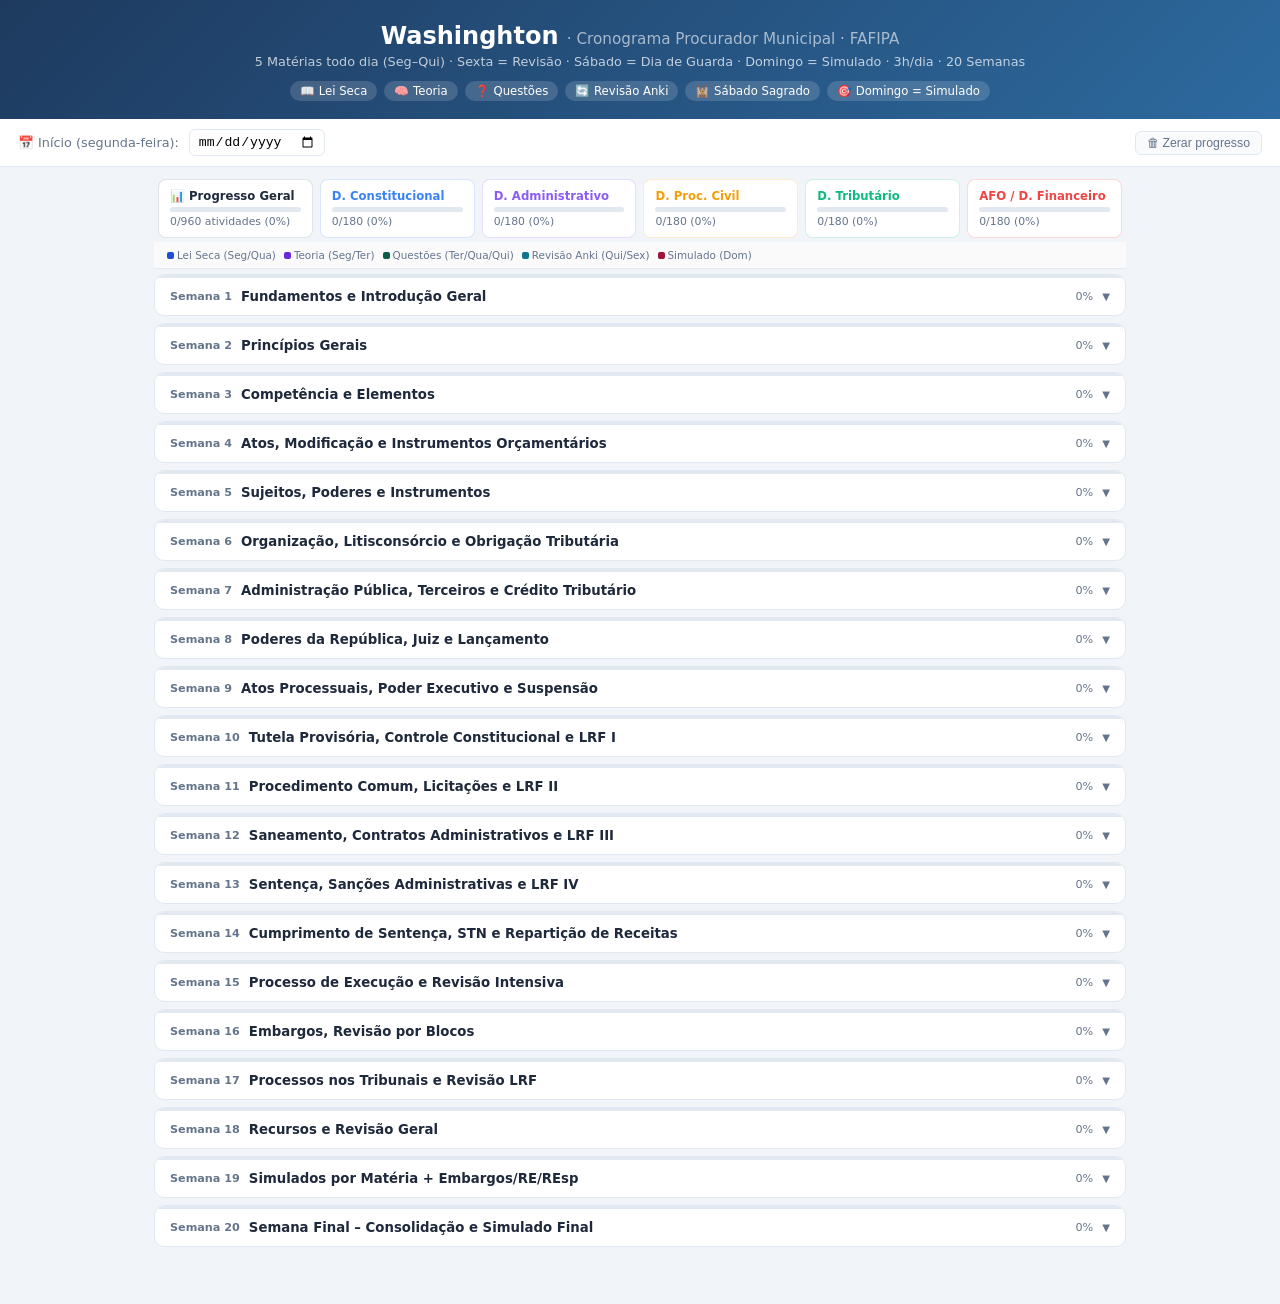
<file: index.html>
<!DOCTYPE html>
<html lang="pt-BR">
<head>
<meta charset="UTF-8">
<meta name="viewport" content="width=device-width, initial-scale=1.0">
<title>Cronograma Procurador – Washinghton</title>
<style>
:root {
  --const:#3B82F6; --const-bg:#EFF6FF; --const-bd:#BFDBFE;
  --admin:#8B5CF6; --admin-bg:#F5F3FF; --admin-bd:#DDD6FE;
  --proc:#F59E0B;  --proc-bg:#FFFBEB;  --proc-bd:#FDE68A;
  --trib:#10B981;  --trib-bg:#ECFDF5;  --trib-bd:#A7F3D0;
  --afo:#EF4444;   --afo-bg:#FEF2F2;   --afo-bd:#FECACA;
  --bg:#F1F5F9; --surface:#fff; --border:#E2E8F0;
  --text:#1E293B; --muted:#64748B; --r:10px;
}
*{box-sizing:border-box;margin:0;padding:0;}
body{font-family:'Segoe UI',system-ui,sans-serif;background:var(--bg);color:var(--text);}

.header{background:linear-gradient(135deg,#1E3A5F,#2D6A9F);color:#fff;padding:22px 20px 18px;text-align:center;}
.header h1{font-size:1.5rem;font-weight:800;}
.header h1 em{opacity:.6;font-style:normal;font-weight:400;font-size:.95rem;}
.header p{font-size:.8rem;opacity:.72;margin-top:4px;}
.badges{display:flex;gap:7px;justify-content:center;flex-wrap:wrap;margin-top:12px;}
.badge{background:rgba(255,255,255,.15);border-radius:20px;padding:3px 10px;font-size:.73rem;}

.config-bar{background:#fff;border-bottom:1px solid var(--border);padding:10px 18px;display:flex;align-items:center;gap:10px;flex-wrap:wrap;}
.config-bar label{font-size:.8rem;color:var(--muted);}
.config-bar input[type=date]{border:1px solid var(--border);border-radius:6px;padding:4px 8px;font-size:.82rem;}
.btn-reset{margin-left:auto;cursor:pointer;border-radius:6px;border:1px solid var(--border);background:#F8FAFC;font-size:.77rem;padding:4px 11px;color:var(--muted);}
.btn-reset:hover{background:#E2E8F0;}

.overview{padding:12px 18px 4px;display:grid;grid-template-columns:repeat(auto-fit,minmax(145px,1fr));gap:7px;max-width:1000px;margin:0 auto;}
.mat-card{border-radius:8px;padding:9px 11px;border:1px solid var(--border);background:var(--surface);}
.mat-card .mc-name{font-size:.73rem;font-weight:700;margin-bottom:4px;}
.mat-card .mc-bar{height:5px;border-radius:3px;background:#E2E8F0;overflow:hidden;margin-bottom:3px;}
.mat-card .mc-fill{height:100%;border-radius:3px;transition:width .4s;}
.mat-card .mc-pct{font-size:.68rem;color:var(--muted);}

.semanas{padding:0 14px 50px;max-width:1000px;margin:0 auto;}
.semana{background:var(--surface);border:1px solid var(--border);border-radius:var(--r);margin-bottom:7px;overflow:hidden;}
.s-prog{height:3px;background:#E2E8F0;}
.s-prog-fill{height:100%;background:#22C55E;transition:width .4s;}
.s-hdr{display:flex;align-items:center;gap:9px;padding:11px 15px;cursor:pointer;user-select:none;transition:background .15s;}
.s-hdr:hover{background:#F8FAFC;}
.s-num{font-size:.7rem;color:var(--muted);font-weight:700;min-width:52px;}
.s-tema{font-size:.83rem;font-weight:600;flex:1;}
.s-data{font-size:.7rem;color:var(--muted);white-space:nowrap;}
.s-pct{font-size:.7rem;color:var(--muted);min-width:32px;text-align:right;}
.chevron{font-size:.63rem;color:var(--muted);transition:transform .25s;}
.semana.open .chevron{transform:rotate(180deg);}
.s-body{display:none;border-top:1px solid var(--border);}
.semana.open .s-body{display:block;}

/* Lei seca da semana */
.lei-bar{display:grid;grid-template-columns:repeat(5,1fr);border-bottom:1px solid var(--border);background:#FAFAFA;}
.lei-cell{padding:6px 9px;border-right:1px solid var(--border);}
.lei-cell:last-child{border-right:none;}
.lei-mat{font-size:.62rem;font-weight:800;text-transform:uppercase;letter-spacing:.04em;margin-bottom:2px;}
.lei-txt{font-size:.65rem;color:var(--muted);line-height:1.35;}
@media(max-width:600px){.lei-bar{grid-template-columns:1fr;}.lei-cell{border-right:none;border-bottom:1px solid var(--border);}}

/* Dias */
.dias-grid{display:grid;grid-template-columns:repeat(7,1fr);}
@media(max-width:720px){.dias-grid{grid-template-columns:1fr;}}
.dia{border-right:1px solid var(--border);padding:7px 6px 9px;min-width:0;}
.dia:last-child{border-right:none;}
.d-hdr{margin-bottom:5px;}
.d-nome{font-size:.66rem;font-weight:800;text-transform:uppercase;letter-spacing:.05em;color:var(--muted);}
.d-data{font-size:.64rem;color:#94A3B8;}
.d-total{font-size:.63rem;color:var(--muted);text-align:right;margin-top:5px;}

/* Subject block */
.sb{border-radius:5px;border:1px solid transparent;margin-bottom:4px;overflow:hidden;}
.sb:last-child{margin-bottom:0;}
.sb-lbl{display:flex;align-items:center;gap:3px;padding:3px 5px;font-size:.61rem;font-weight:800;text-transform:uppercase;letter-spacing:.03em;}
.sb-dot{width:5px;height:5px;border-radius:50%;flex-shrink:0;}
.sb-const{background:var(--const-bg);border-color:var(--const-bd);}
.sb-const .sb-lbl{color:var(--const);}
.sb-const .sb-dot{background:var(--const);}
.sb-admin{background:var(--admin-bg);border-color:var(--admin-bd);}
.sb-admin .sb-lbl{color:var(--admin);}
.sb-admin .sb-dot{background:var(--admin);}
.sb-proc{background:var(--proc-bg);border-color:var(--proc-bd);}
.sb-proc .sb-lbl{color:var(--proc);}
.sb-proc .sb-dot{background:var(--proc);}
.sb-trib{background:var(--trib-bg);border-color:var(--trib-bd);}
.sb-trib .sb-lbl{color:var(--trib);}
.sb-trib .sb-dot{background:var(--trib);}
.sb-afo{background:var(--afo-bg);border-color:var(--afo-bd);}
.sb-afo .sb-lbl{color:var(--afo);}
.sb-afo .sb-dot{background:var(--afo);}
.sb-sim{background:#FFF1F2;border-color:#FECDD3;}
.sb-sim .sb-lbl{color:#9F1239;}
.sb-sim .sb-dot{background:#E11D48;}
.sb-mix{background:#F0FDF4;border-color:#BBF7D0;}
.sb-mix .sb-lbl{color:#166534;}
.sb-mix .sb-dot{background:#16A34A;}

/* Atividades */
.atv{display:flex;align-items:flex-start;gap:4px;padding:3px 5px;cursor:pointer;border-top:1px solid rgba(0,0,0,.05);}
.atv:first-of-type{border-top:none;}
.atv input{margin-top:2px;flex-shrink:0;width:11px;height:11px;cursor:pointer;}
.atv label{font-size:.66rem;line-height:1.3;cursor:pointer;flex:1;}
.atv .mn{font-size:.6rem;font-weight:600;opacity:.6;white-space:nowrap;padding-left:2px;}
.atv.done{opacity:.38;}
.atv.done label{text-decoration:line-through;}
.at-lei label{color:#1D4ED8;}
.at-teoria label{color:#6D28D9;}
.at-quest label{color:#065F46;}
.at-rev label{color:#0E7490;}
.at-sim label{color:#9F1239;}

/* Descanso */
.dia-dsc{display:flex;flex-direction:column;align-items:center;justify-content:center;text-align:center;padding:18px 5px;background:#F8FAFC;min-height:110px;}
.dsc-icon{font-size:1.5rem;margin-bottom:4px;}
.dsc-lbl{font-size:.7rem;font-weight:700;color:#64748B;}
.dsc-sub{font-size:.63rem;color:#94A3B8;margin-top:3px;font-style:italic;line-height:1.4;}

/* Legenda */
.legenda{display:flex;gap:8px;flex-wrap:wrap;padding:7px 13px;border-bottom:1px solid var(--border);background:#FAFAFA;}
.lg-i{display:flex;align-items:center;gap:3px;font-size:.65rem;color:var(--muted);}
.lg-dot{width:7px;height:7px;border-radius:2px;}
</style>
</head>
<body>

<div class="header">
  <h1>Washinghton <em>· Cronograma Procurador Municipal · FAFIPA</em></h1>
  <p>5 Matérias todo dia (Seg–Qui) · Sexta = Revisão · Sábado = Dia de Guarda · Domingo = Simulado · 3h/dia · 20 Semanas</p>
  <div class="badges">
    <div class="badge">📖 Lei Seca</div>
    <div class="badge">🧠 Teoria</div>
    <div class="badge">❓ Questões</div>
    <div class="badge">🔄 Revisão Anki</div>
    <div class="badge">🕍 Sábado Sagrado</div>
    <div class="badge">🎯 Domingo = Simulado</div>
  </div>
</div>

<div class="config-bar">
  <label>📅 Início (segunda-feira):</label>
  <input type="date" id="dataInicio">
  <button class="btn-reset" onclick="resetProgress()">🗑 Zerar progresso</button>
</div>

<div class="overview" id="overview"></div>

<div style="padding:0 14px;max-width:1000px;margin:0 auto 5px">
  <div class="legenda">
    <div class="lg-i"><div class="lg-dot" style="background:#1D4ED8"></div>Lei Seca (Seg/Qua)</div>
    <div class="lg-i"><div class="lg-dot" style="background:#6D28D9"></div>Teoria (Seg/Ter)</div>
    <div class="lg-i"><div class="lg-dot" style="background:#065F46"></div>Questões (Ter/Qua/Qui)</div>
    <div class="lg-i"><div class="lg-dot" style="background:#0E7490"></div>Revisão Anki (Qui/Sex)</div>
    <div class="lg-i"><div class="lg-dot" style="background:#9F1239"></div>Simulado (Dom)</div>
  </div>
</div>

<div class="semanas" id="semanas"></div>

<script>
const MAT = {
  const:{nome:'D. Constitucional', cor:'#3B82F6', cls:'sb-const'},
  admin:{nome:'D. Administrativo',  cor:'#8B5CF6', cls:'sb-admin'},
  proc: {nome:'D. Proc. Civil',     cor:'#F59E0B', cls:'sb-proc'},
  trib: {nome:'D. Tributário',      cor:'#10B981', cls:'sb-trib'},
  afo:  {nome:'AFO / D. Financeiro',cor:'#EF4444', cls:'sb-afo'},
};
const MKS = ['const','admin','proc','trib','afo'];
const DOFF = {seg:0,ter:1,qua:2,qui:3,sex:4,sab:5,dom:6};
const DNAMES = {seg:'Segunda',ter:'Terça',qua:'Quarta',qui:'Quinta',sex:'Sexta',sab:'Sábado',dom:'Domingo'};

const W = [
/*1*/{g:'Fundamentos e Introdução Geral',
  const:{t:'Teoria Constitucional + Poder Constituinte',l:'CF/88 Arts. 1-4, 59-69 | ADCT Arts. 1-10'},
  admin:{t:'Introdução + Regime Jurídico Administrativo',l:'CF/88 Art. 37 | LINDB Arts. 20-30'},
  proc: {t:'Normas Fundamentais do CPC + Aplicação das Normas',l:'CPC Arts. 1-15'},
  trib: {t:'Conceito de Tributo + Espécies Tributárias',l:'CTN Arts. 1-15 | CF/88 Arts. 145-149-B'},
  afo:  {t:'Introdução + Conceito e Natureza do Orçamento Público',l:'CF/88 Arts. 165-169 | Lei 4.320/64 Arts. 1-8'},
},
/*2*/{g:'Princípios Gerais',
  const:{t:'Constituição: Conceito, Classificação, Supremacia e Eficácia das Normas',l:'CF/88 Art. 60 | ADCT'},
  admin:{t:'Princípios Expressos (LIMPE) e Implícitos da Administração',l:'Lei 9.784/99 Arts. 1-3 | CF/88 Art. 37 caput'},
  proc: {t:'Jurisdição + Ação + Condições da Ação',l:'CPC Arts. 16-20'},
  trib: {t:'Limitações Constitucionais ao Poder de Tributar',l:'CF/88 Arts. 150-152 | CTN Arts. 9-11'},
  afo:  {t:'Princípios Orçamentários',l:'Lei 4.320/64 Arts. 2-9 | CF/88 Art. 165 §§1-9'},
},
/*3*/{g:'Competência e Elementos',
  const:{t:'Direitos Fundamentais I – Art. 5º (incisos I-XL)',l:'CF/88 Art. 5º incisos I-XL'},
  admin:{t:'Atos Administrativos I – Conceito, Elementos e Atributos',l:'Lei 9.784/99 Arts. 48-56'},
  proc: {t:'Competência Interna I – Critérios, Absoluta e Relativa',l:'CPC Arts. 42-53'},
  trib: {t:'Competência Tributária – Conceitos, Características e Repartição',l:'CTN Arts. 6-15 | CF/88 Arts. 153-156'},
  afo:  {t:'PPA + LDO',l:'CF/88 Art. 165 §§1-2 | Lei 4.320/64 Arts. 15-17'},
},
/*4*/{g:'Atos, Modificação e Instrumentos Orçamentários',
  const:{t:'Direitos Fundamentais II – Art. 5º (incisos XLI-LXXVIII) + Remédios Constitucionais',l:'CF/88 Art. 5º incisos XLI-LXXVIII'},
  admin:{t:'Atos Administrativos II – Espécies, Classificação e Desfazimento',l:'Lei 9.784/99 Arts. 53-65'},
  proc: {t:'Competência Interna II – Modificação, Prorrogação e Conflito de Competência',l:'CPC Arts. 54-69'},
  trib: {t:'Repartição de Competência + Impostos Municipais (ISS, IPTU, ITBI)',l:'CF/88 Arts. 156-162 | CTN Arts. 32-34'},
  afo:  {t:'LOA + Vedações Orçamentárias (Art. 167 CF)',l:'CF/88 Art. 165 §5-9, Art. 167 | Lei 4.320/64 Arts. 18-28'},
},
/*5*/{g:'Sujeitos, Poderes e Instrumentos',
  const:{t:'Direitos Sociais + Direitos dos Trabalhadores (Arts. 6-11 CF)',l:'CF/88 Arts. 6-11'},
  admin:{t:'Poderes da Administração – Vinculado, Discricionário, Hierárquico, Disciplinar, Polícia',l:'CF/88 Art. 5º XIII-XVI | Art. 84'},
  proc: {t:'Partes – Capacidade Processual + Deveres das Partes e Procuradores',l:'CPC Arts. 70-112'},
  trib: {t:'Legislação Tributária – Fontes, Vigência, Interpretação e Integração',l:'CTN Arts. 96-112 | CF/88 Arts. 146-146-A'},
  afo:  {t:'Créditos Adicionais + Ciclo Orçamentário',l:'Lei 4.320/64 Arts. 40-46 | CF/88 Art. 167 V'},
},
/*6*/{g:'Organização, Litisconsórcio e Obrigação Tributária',
  const:{t:'Nacionalidade + Direitos Políticos + Organização do Estado (Arts. 12-24)',l:'CF/88 Arts. 12-16, 18-24'},
  admin:{t:'Organização Administrativa – Direta, Indireta, Descentralização e Agências',l:'Dec.-Lei 200/67 Arts. 1-6 | Lei 13.848/19'},
  proc: {t:'Litisconsórcio – Classificação, Formação e Multitudinário',l:'CPC Arts. 113-118'},
  trib: {t:'Obrigação Tributária + Fato Gerador (Arts. 113-118 CTN)',l:'CTN Arts. 113-123'},
  afo:  {t:'Receita Pública I – Conceito e Classificação por Natureza',l:'Lei 4.320/64 Arts. 51-73 | MCASP'},
},
/*7*/{g:'Administração Pública, Terceiros e Crédito Tributário',
  const:{t:'Administração Pública – Arts. 37-41 CF (Princípios, Concurso, Nepotismo, Estabilidade)',l:'CF/88 Arts. 37-41'},
  admin:{t:'Servidores Públicos – Lei 8.112/90 Parte I: Provimento, Vacância, Estabilidade, Remuneração',l:'Lei 8.112/90 Arts. 1-47'},
  proc: {t:'Intervenção de Terceiros – Assistência, Denunciação, Chamamento, Amicus Curiae',l:'CPC Arts. 119-138'},
  trib: {t:'Sujeito Passivo + Responsabilidade Tributária',l:'CTN Arts. 124-138'},
  afo:  {t:'Receita Pública II – Estágios, Fonte/Destinação de Recursos e Dívida Ativa',l:'Lei 4.320/64 Arts. 51-73'},
},
/*8*/{g:'Poderes da República, Juiz e Lançamento',
  const:{t:'Poder Legislativo + Processo Legislativo (Arts. 44-75 CF)',l:'CF/88 Arts. 44-75'},
  admin:{t:'Servidores Públicos – Lei 8.112/90 Parte II: Deveres, Proibições e Regime Disciplinar',l:'Lei 8.112/90 Arts. 116-142'},
  proc: {t:'Juiz + Auxiliares da Justiça + MP + Advocacia Pública + Defensoria',l:'CPC Arts. 139-187'},
  trib: {t:'Crédito Tributário – Conceito + Lançamento (3 espécies)',l:'CTN Arts. 139-150'},
  afo:  {t:'Despesa Pública I – Conceito e Classificação Orçamentária',l:'Lei 4.320/64 Arts. 12-45 | MCASP'},
},
/*9*/{g:'Atos Processuais, Poder Executivo e Suspensão',
  const:{t:'Poder Executivo + Poder Judiciário + Funções Essenciais à Justiça (Arts. 76-135)',l:'CF/88 Arts. 76-91, 92-135'},
  admin:{t:'Bens Públicos + Responsabilidade Civil do Estado',l:'CC Arts. 98-103 | CF/88 Art. 37 §6'},
  proc: {t:'Atos Processuais – Forma, Tempo, Lugar + Citação e Intimação',l:'CPC Arts. 188-275'},
  trib: {t:'Suspensão + Extinção do Crédito Tributário',l:'CTN Arts. 151-174'},
  afo:  {t:'Despesa Pública II – Estágios (Empenho/Liquidação/Pagamento), RAP, DEA, Suprimento de Fundos',l:'Lei 4.320/64 Arts. 58-70'},
},
/*10*/{g:'Tutela Provisória, Controle Constitucional e LRF I',
  const:{t:'Sistema Tributário Nacional na CF (Arts. 145-162) + Controle de Constitucionalidade',l:'CF/88 Arts. 145-162, 97, 102-103-A'},
  admin:{t:'Processo Administrativo – Lei 9.784/99 (Completa)',l:'Lei 9.784/99 completa'},
  proc: {t:'Nulidades + Tutela Provisória – Urgência (Antecipada/Cautelar) e Evidência',l:'CPC Arts. 276-311'},
  trib: {t:'Exclusão do Crédito Tributário (Isenção e Anistia)',l:'CTN Arts. 175-182'},
  afo:  {t:'LRF I – Disposições Preliminares + Planejamento Orçamentário (Arts. 1-10)',l:'LC 101/2000 Arts. 1-10'},
},
/*11*/{g:'Procedimento Comum, Licitações e LRF II',
  const:{t:'Revisão – Teoria Constitucional + Direitos Fundamentais (Semanas 1-4)',l:'CF/88 Arts. 1-17 (revisão)'},
  admin:{t:'Licitações – Lei 14.133/2021 Parte I: Modalidades, Instrução e Fases',l:'Lei 14.133/2021 Arts. 1-55'},
  proc: {t:'Procedimento Comum I – Petição Inicial + Resposta do Réu + Revelia',l:'CPC Arts. 319-351'},
  trib: {t:'Administração Tributária – Fiscalização + Dívida Ativa + Certidão Negativa',l:'CTN Arts. 194-208'},
  afo:  {t:'LRF II – Receita + Renúncia de Receita + Despesas com Pessoal (Arts. 11-24)',l:'LC 101/2000 Arts. 11-24'},
},
/*12*/{g:'Saneamento, Contratos Administrativos e LRF III',
  const:{t:'Revisão – Organização do Estado + Art. 37-41 + Poder Legislativo (Semanas 5-7)',l:'CF/88 Arts. 18-75 (revisão)'},
  admin:{t:'Licitações – Lei 14.133/2021 Parte II: Contratação Direta + Contratos Administrativos',l:'Lei 14.133/2021 Arts. 72-154'},
  proc: {t:'Procedimento Comum II – Audiência de Conciliação + Saneamento + Provas',l:'CPC Arts. 334-484'},
  trib: {t:'Lei de Execução Fiscal – Lei 6.830/80 Parte I: Competência, Penhora, Citação',l:'Lei 6.830/80 Arts. 1-25'},
  afo:  {t:'LRF III – Dívida Pública + Operações de Crédito + Garantias (Arts. 29-42)',l:'LC 101/2000 Arts. 29-42'},
},
/*13*/{g:'Sentença, Sanções Administrativas e LRF IV',
  const:{t:'Revisão – Poder Executivo + Poder Judiciário + Funções Essenciais (Semanas 8-9)',l:'CF/88 Arts. 76-135 (revisão)'},
  admin:{t:'Lei 14.133/2021 – Sanções + Irregularidades + Disposições Gerais (Arts. 155-194)',l:'Lei 14.133/2021 Arts. 155-194'},
  proc: {t:'Sentença + Coisa Julgada + Remessa Necessária',l:'CPC Arts. 485-512'},
  trib: {t:'Lei de Execução Fiscal – Lei 6.830/80 Parte II: Embargos à Execução + Extinção',l:'Lei 6.830/80 Arts. 16-40'},
  afo:  {t:'LRF IV – Transparência + Controle + Fiscalização (Arts. 43-75)',l:'LC 101/2000 Arts. 43-75'},
},
/*14*/{g:'Cumprimento de Sentença, STN e Repartição de Receitas',
  const:{t:'Revisão – STN na CF + Controle de Constitucionalidade (Semanas 9-10)',l:'CF/88 Arts. 145-162, ADI/ADC/ADPF (revisão)'},
  admin:{t:'Revisão Geral D. Administrativo – Princípios, Atos, Poderes, Organização, Servidores',l:'D. Admin completo (revisão)'},
  proc: {t:'Cumprimento de Sentença – Provisório e Definitivo (Pagar, Fazer, Entregar)',l:'CPC Arts. 513-538'},
  trib: {t:'Processo Administrativo Tributário + Revisão Geral D. Tributário',l:'CTN completo (revisão)'},
  afo:  {t:'Repartição Constitucional de Receitas + Tópicos Finais Lei 4.320/64',l:'CF/88 Arts. 157-162 | Lei 4.320/64 (revisão)'},
},
/*15*/{g:'Processo de Execução e Revisão Intensiva',
  const:{t:'Questões Intensivas – D. Constitucional (mix de todos os temas)',l:'CF/88 revisão geral'},
  admin:{t:'Questões Intensivas – D. Administrativo (foco nos temas de maior erro)',l:'D. Admin revisão geral'},
  proc: {t:'Processo de Execução – Partes, Título Executivo, Responsabilidade Patrimonial, Penhora',l:'CPC Arts. 771-909'},
  trib: {t:'Questões Intensivas – D. Tributário (foco nos temas de maior erro)',l:'CTN + LEF revisão geral'},
  afo:  {t:'Questões Intensivas – AFO (foco nos temas de maior erro)',l:'LRF + Lei 4.320/64 revisão geral'},
},
/*16*/{g:'Embargos, Revisão por Blocos',
  const:{t:'Revisão por Bloco – Direitos Fundamentais: Art. 5º + Remédios + Sociais',l:'CF/88 Arts. 5-11 (revisão aprofundada)'},
  admin:{t:'Revisão por Bloco – Atos + Poderes + Organização + Servidores',l:'Atos, Poderes, Organização (revisão)'},
  proc: {t:'Embargos à Execução + Execução contra Fazenda Pública + Suspensão/Extinção da Execução',l:'CPC Arts. 910-925'},
  trib: {t:'Revisão por Bloco – Obrigação + Crédito + Extinção + Exclusão',l:'CTN Arts. 113-182 (revisão aprofundada)'},
  afo:  {t:'Revisão por Bloco – Receita + Despesa + Créditos Adicionais',l:'Lei 4.320/64 (revisão aprofundada)'},
},
/*17*/{g:'Processos nos Tribunais e Revisão LRF',
  const:{t:'Revisão por Bloco – Organização do Estado + Art. 37 + Poderes da República',l:'CF/88 Arts. 18-135 (revisão aprofundada)'},
  admin:{t:'Revisão por Bloco – Responsabilidade Civil + Processo Admin + Licitações e Contratos',l:'Lei 9.784/99 + Lei 14.133/2021 (revisão)'},
  proc: {t:'Processos nos Tribunais – Ação Rescisória + IRDR + Reclamação',l:'CPC Arts. 966-993'},
  trib: {t:'Revisão por Bloco – Competência Tributária + Legislação + STN + Execução Fiscal',l:'CF/88 Arts. 145-162 + CTN + LEF (revisão)'},
  afo:  {t:'Revisão por Bloco – LRF Completa (Arts. 1-75)',l:'LC 101/2000 completa (revisão aprofundada)'},
},
/*18*/{g:'Recursos e Revisão Geral',
  const:{t:'Revisão Geral – D. Constitucional (foco em questões de alto índice de erro)',l:'CF/88 completa (revisão final)'},
  admin:{t:'Revisão Geral – D. Administrativo (foco em questões de alto índice de erro)',l:'D. Admin completo (revisão final)'},
  proc: {t:'Recursos – Disposições Gerais + Apelação + Agravo de Instrumento + Agravo Interno',l:'CPC Arts. 994-1021'},
  trib: {t:'Revisão Geral – D. Tributário (foco em questões de alto índice de erro)',l:'CTN + LEF (revisão final)'},
  afo:  {t:'Revisão Geral – AFO / D. Financeiro (foco em questões de alto índice de erro)',l:'LRF + Lei 4.320/64 (revisão final)'},
},
/*19*/{g:'Simulados por Matéria + Embargos/RE/REsp',
  const:{t:'Simulado por Matéria – D. Constitucional (30 questões estilo FAFIPA)',l:'Revisão flash – CF/88 artigos mais cobrados'},
  admin:{t:'Simulado por Matéria – D. Administrativo (30 questões estilo FAFIPA)',l:'Revisão flash – D. Admin artigos mais cobrados'},
  proc: {t:'Recursos – Embargos de Declaração + RE e REsp + Jurisprudência STF/STJ',l:'CPC Arts. 1022-1044'},
  trib: {t:'Simulado por Matéria – D. Tributário (25 questões estilo FAFIPA)',l:'Revisão flash – CTN artigos mais cobrados'},
  afo:  {t:'Simulado por Matéria – AFO (25 questões estilo FAFIPA)',l:'Revisão flash – LRF + Lei 4.320/64 artigos mais cobrados'},
},
/*20*/{g:'Semana Final – Consolidação e Simulado Final',
  const:{t:'Revisão Leve + Anki – D. Constitucional (não sobrecarregar, manter confiança)',l:'Flash review – CF/88 artigos-chave'},
  admin:{t:'Revisão Leve + Anki – D. Administrativo (não sobrecarregar, manter confiança)',l:'Flash review – D. Admin artigos-chave'},
  proc: {t:'Revisão Geral CPC + Questões Finais + Jurisprudência STF/STJ sobre Processo',l:'CPC completo | Súmulas STJ/STF'},
  trib: {t:'Revisão Leve + Anki – D. Tributário (não sobrecarregar, manter confiança)',l:'Flash review – CTN artigos-chave'},
  afo:  {t:'Revisão Leve + Anki – AFO (não sobrecarregar, manter confiança)',l:'Flash review – LRF artigos-chave'},
},
];

// ─── GERAÇÃO DE ATIVIDADES ────────────────────────────────────────────────────
// Seg: lei_seca(14) + teoria(22) = 36min × 5 = 180 ✓
// Ter: teoria(14) + questoes(22) = 36min × 5 = 180 ✓
// Qua: lei_seca(12) + questoes(24) = 36min × 5 = 180 ✓
// Qui: questoes(20) + revisao(16) = 36min × 5 = 180 ✓
// Sex: revisao(20) × 5 + questoes_mistas(80) = 180 ✓
// Dom: simulado(120) + revisao(60) = 180 ✓
function mkAtivs(dk, temaObj) {
  const {t,l}=temaObj;
  if(dk==='seg') return [{tp:'lei',d:`Lei Seca: ${l}`,m:14},{tp:'teoria',d:`Teoria: ${t}`,m:22}];
  if(dk==='ter') return [{tp:'teoria',d:`Teoria/Resumo: ${t}`,m:14},{tp:'quest',d:`Questões FAFIPA: ${t}`,m:22}];
  if(dk==='qua') return [{tp:'lei',d:`Releitura: ${l}`,m:12},{tp:'quest',d:`Questões: ${t}`,m:24}];
  if(dk==='qui') return [{tp:'quest',d:`Questões FAFIPA: ${t}`,m:20},{tp:'rev',d:`Revisão Anki: ${t}`,m:16}];
  return [];
}

// ─── STORAGE ─────────────────────────────────────────────────────────────────
const PFX='crono3-';
function ck(k){return localStorage.getItem(PFX+k)==='1';}
function setck(k,v){v?localStorage.setItem(PFX+k,'1'):localStorage.removeItem(PFX+k);}
// Keys: seg/ter/qua/qui: "{sn}-{dk}-{mk}-{i}"  sex: "{sn}-sex-{mk}" / "{sn}-sex-mistas"  dom: "{sn}-dom-{i}"
function isChkDay(sn,dk,mk,i){return ck(`${sn}-${dk}-${mk}-${i}`);}
function setChkDay(sn,dk,mk,i,v){setck(`${sn}-${dk}-${mk}-${i}`,v);}
function isChkSex(sn,mk){return ck(`${sn}-sex-${mk}`);}
function setChkSex(sn,mk,v){setck(`${sn}-sex-${mk}`,v);}
function isChkDom(sn,i){return ck(`${sn}-dom-${i}`);}
function setChkDom(sn,i,v){setck(`${sn}-dom-${i}`,v);}

// ─── PROGRESSO ───────────────────────────────────────────────────────────────
function cntSem(si){
  let tot=0,dn=0;
  const sn=si+1, sem=W[si];
  ['seg','ter','qua','qui'].forEach(dk=>MKS.forEach(mk=>{
    mkAtivs(dk,sem[mk]).forEach((_,i)=>{tot++;if(isChkDay(sn,dk,mk,i))dn++;});
  }));
  MKS.forEach(mk=>{tot++;if(isChkSex(sn,mk))dn++;});
  tot++;if(isChkSex(sn,'mistas'))dn++; // questões mistas sexta
  [0,1].forEach(i=>{tot++;if(isChkDom(sn,i))dn++;});
  return{tot,dn};
}
function cntMat(mk){
  let tot=0,dn=0;
  W.forEach((sem,si)=>{
    const sn=si+1;
    ['seg','ter','qua','qui'].forEach(dk=>mkAtivs(dk,sem[mk]).forEach((_,i)=>{tot++;if(isChkDay(sn,dk,mk,i))dn++;}));
    tot++;if(isChkSex(sn,mk))dn++;
  });
  return{tot,dn};
}

// ─── DATAS ───────────────────────────────────────────────────────────────────
function getIni(){return localStorage.getItem(PFX+'ini')||'';}
function setIni(v){localStorage.setItem(PFX+'ini',v);}
function semStart(si){
  const ini=getIni();if(!ini)return null;
  const d=new Date(ini+'T00:00:00');d.setDate(d.getDate()+si*7);return d;
}
function addD(dt,n){if(!dt)return null;const d=new Date(dt);d.setDate(d.getDate()+n);return d;}
function fmt(dt){if(!dt)return'';return dt.toLocaleDateString('pt-BR',{day:'2-digit',month:'2-digit'});}

// ─── RENDER OVERVIEW ─────────────────────────────────────────────────────────
function rdrOverview(){
  let gtot=0,gdn=0;
  W.forEach((_,i)=>{const c=cntSem(i);gtot+=c.tot;gdn+=c.dn;});
  const gp=gtot?Math.round(gdn/gtot*100):0;
  let h=`<div class="mat-card" style="border-color:#64748B33">
    <div class="mc-name" style="color:#1E293B">📊 Progresso Geral</div>
    <div class="mc-bar"><div class="mc-fill" style="width:${gp}%;background:#1E3A5F"></div></div>
    <div class="mc-pct">${gdn}/${gtot} atividades (${gp}%)</div></div>`;
  MKS.forEach(mk=>{
    const m=MAT[mk],c=cntMat(mk),p=c.tot?Math.round(c.dn/c.tot*100):0;
    h+=`<div class="mat-card" style="border-color:${m.cor}33">
      <div class="mc-name" style="color:${m.cor}">${m.nome}</div>
      <div class="mc-bar"><div class="mc-fill" style="width:${p}%;background:${m.cor}"></div></div>
      <div class="mc-pct">${c.dn}/${c.tot} (${p}%)</div></div>`;
  });
  document.getElementById('overview').innerHTML=h;
}

// ─── RENDER ATIVIDADE ─────────────────────────────────────────────────────────
const TIPO_IC={lei:'📖',teoria:'🧠',quest:'❓',rev:'🔄',sim:'🎯'};
function rdrAtv(atv, checked, onclk){
  return `<div class="atv at-${atv.tp}${checked?' done':''}" onclick="${onclk}(this)">
    <input type="checkbox"${checked?' checked':''} onclick="event.stopPropagation();${onclk}(this.closest('.atv'))">
    <label>${TIPO_IC[atv.tp]||''} ${atv.d}</label>
    <span class="mn">${atv.m}min</span>
  </div>`;
}

// ─── RENDER DIA MON-THU ──────────────────────────────────────────────────────
function rdrMonThu(dk,si,startDt){
  const sem=W[si],sn=si+1,dt=addD(startDt,DOFF[dk]);
  let totalMin=0;
  const blocks=MKS.map(mk=>{
    const ativs=mkAtivs(dk,sem[mk]);
    const ahtml=ativs.map((a,i)=>{
      totalMin+=a.m;
      return rdrAtv(a,isChkDay(sn,dk,mk,i),`tgD('${sn}','${dk}','${mk}',${i})`);
    }).join('');
    return`<div class="sb ${MAT[mk].cls}"><div class="sb-lbl"><div class="sb-dot"></div>${MAT[mk].nome}</div>${ahtml}</div>`;
  }).join('');
  return`<div class="dia">
    <div class="d-hdr"><div class="d-nome">${DNAMES[dk]}</div>${dt?`<div class="d-data">${fmt(dt)}</div>`:''}</div>
    ${blocks}
    <div class="d-total">⏱ ${totalMin}min</div>
  </div>`;
}

// ─── RENDER SEXTA ────────────────────────────────────────────────────────────
function rdrSex(si,startDt){
  const sem=W[si],sn=si+1,dt=addD(startDt,DOFF['sex']);
  const blocks=MKS.map(mk=>{
    const a={tp:'rev',d:`Revisão: ${sem[mk].t}`,m:20};
    return`<div class="sb ${MAT[mk].cls}"><div class="sb-lbl"><div class="sb-dot"></div>${MAT[mk].nome}</div>
      ${rdrAtv(a,isChkSex(sn,mk),`tgSex('${sn}','${mk}')`)}
    </div>`;
  }).join('');
  const mistas={tp:'quest',d:'Questões mistas – todas as matérias (estilo FAFIPA)',m:80};
  const mixBlock=`<div class="sb sb-mix"><div class="sb-lbl"><div class="sb-dot"></div>Questões Mistas</div>
    ${rdrAtv(mistas,isChkSex(sn,'mistas'),`tgSex('${sn}','mistas')`)}
  </div>`;
  return`<div class="dia">
    <div class="d-hdr"><div class="d-nome">Sexta</div>${dt?`<div class="d-data">${fmt(dt)}</div>`:''}</div>
    ${blocks}${mixBlock}
    <div class="d-total">⏱ 180min</div>
  </div>`;
}

// ─── RENDER SÁBADO ───────────────────────────────────────────────────────────
function rdrSab(startDt){
  const dt=addD(startDt,DOFF['sab']);
  return`<div class="dia dia-dsc">
    <div class="d-hdr"><div class="d-nome">Sábado</div>${dt?`<div class="d-data">${fmt(dt)}</div>`:''}</div>
    <div class="dsc-icon">🕍</div>
    <div class="dsc-lbl">Dia de Guarda</div>
    <div class="dsc-sub">"Seis dias trabalharás,<br>mas o sétimo é sagrado"<br>(Êxodo 20:9-10)</div>
  </div>`;
}

// ─── RENDER DOMINGO ──────────────────────────────────────────────────────────
function rdrDom(si,startDt){
  const sn=si+1,dt=addD(startDt,DOFF['dom']);
  const isFinal=si===19;
  const ativs=isFinal?[
    {tp:'sim',d:'🎯 SIMULADO FINAL – Todas as matérias (50 questões estilo FAFIPA Procurador Municipal)',m:120},
    {tp:'rev',d:'Correção analítica + Plano de melhoria por matéria + Anki final',m:60},
  ]:[
    {tp:'sim',d:'Simulado/Bloco de questões mistas (estilo FAFIPA)',m:120},
    {tp:'rev',d:'Correção, revisão de erros + Anki geral',m:60},
  ];
  const ahtml=ativs.map((a,i)=>rdrAtv(a,isChkDom(sn,i),`tgDom('${sn}',${i})`)).join('');
  return`<div class="dia">
    <div class="d-hdr"><div class="d-nome">Domingo</div>${dt?`<div class="d-data">${fmt(dt)}</div>`:''}</div>
    <div class="sb sb-sim"><div class="sb-lbl"><div class="sb-dot"></div>Simulado + Revisão</div>${ahtml}</div>
    <div class="d-total">⏱ 180min</div>
  </div>`;
}

// ─── RENDER SEMANA ────────────────────────────────────────────────────────────
function rdrSemana(si){
  const sem=W[si],sn=si+1;
  const{tot,dn}=cntSem(si),pct=tot?Math.round(dn/tot*100):0;
  const startDt=semStart(si),endDt=addD(startDt,6);
  const range=(startDt&&endDt)?`${fmt(startDt)} – ${fmt(endDt)}`:'';
  const leiBar=MKS.map(mk=>`<div class="lei-cell">
    <div class="lei-mat" style="color:${MAT[mk].cor}">${MAT[mk].nome}</div>
    <div class="lei-txt">${sem[mk].t}</div>
  </div>`).join('');
  const dias=['seg','ter','qua','qui'].map(dk=>rdrMonThu(dk,si,startDt)).join('')+
    rdrSex(si,startDt)+rdrSab(startDt)+rdrDom(si,startDt);
  return`<div class="semana" id="sem${sn}">
    <div class="s-prog"><div class="s-prog-fill" id="fill${sn}" style="width:${pct}%"></div></div>
    <div class="s-hdr" onclick="tgSem(${sn})">
      <span class="s-num">Semana ${sn}</span>
      <span class="s-tema">${sem.g}</span>
      ${range?`<span class="s-data">${range}</span>`:''}
      <span class="s-pct" id="pct${sn}">${pct}%</span>
      <span class="chevron">▼</span>
    </div>
    <div class="s-body">
      <div class="lei-bar">${leiBar}</div>
      <div class="dias-grid">${dias}</div>
    </div>
  </div>`;
}

function render(){
  document.getElementById('semanas').innerHTML=W.map((_,i)=>rdrSemana(i)).join('');
  rdrOverview();
}

// ─── INTERAÇÕES ───────────────────────────────────────────────────────────────
function tgSem(n){document.getElementById('sem'+n).classList.toggle('open');}

function _replSem(sn){
  const si=parseInt(sn)-1;
  const el=document.getElementById('sem'+sn);
  if(!el)return;
  const wasOpen=el.classList.contains('open');
  const tmp=document.createElement('div');
  tmp.innerHTML=rdrSemana(si);
  el.replaceWith(tmp.firstElementChild);
  if(wasOpen)document.getElementById('sem'+sn).classList.add('open');
  rdrOverview();
}

function tgD(sn,dk,mk,idx){
  setChkDay(sn,dk,mk,idx,!isChkDay(sn,dk,mk,idx));
  _replSem(sn);
}
function tgSex(sn,mk){
  setChkSex(sn,mk,!isChkSex(sn,mk));
  _replSem(sn);
}
function tgDom(sn,idx){
  setChkDom(sn,idx,!isChkDom(sn,idx));
  _replSem(sn);
}

function resetProgress(){
  if(!confirm('Zerar todo o progresso? Esta ação não pode ser desfeita.'))return;
  Object.keys(localStorage).filter(k=>k.startsWith(PFX)).forEach(k=>localStorage.removeItem(k));
  render();
}

// ─── INIT ─────────────────────────────────────────────────────────────────────
const dti=document.getElementById('dataInicio');
const sv=getIni();if(sv)dti.value=sv;
dti.addEventListener('change',e=>{setIni(e.target.value);render();});
render();
</script>
</body>
</html>
</file>
